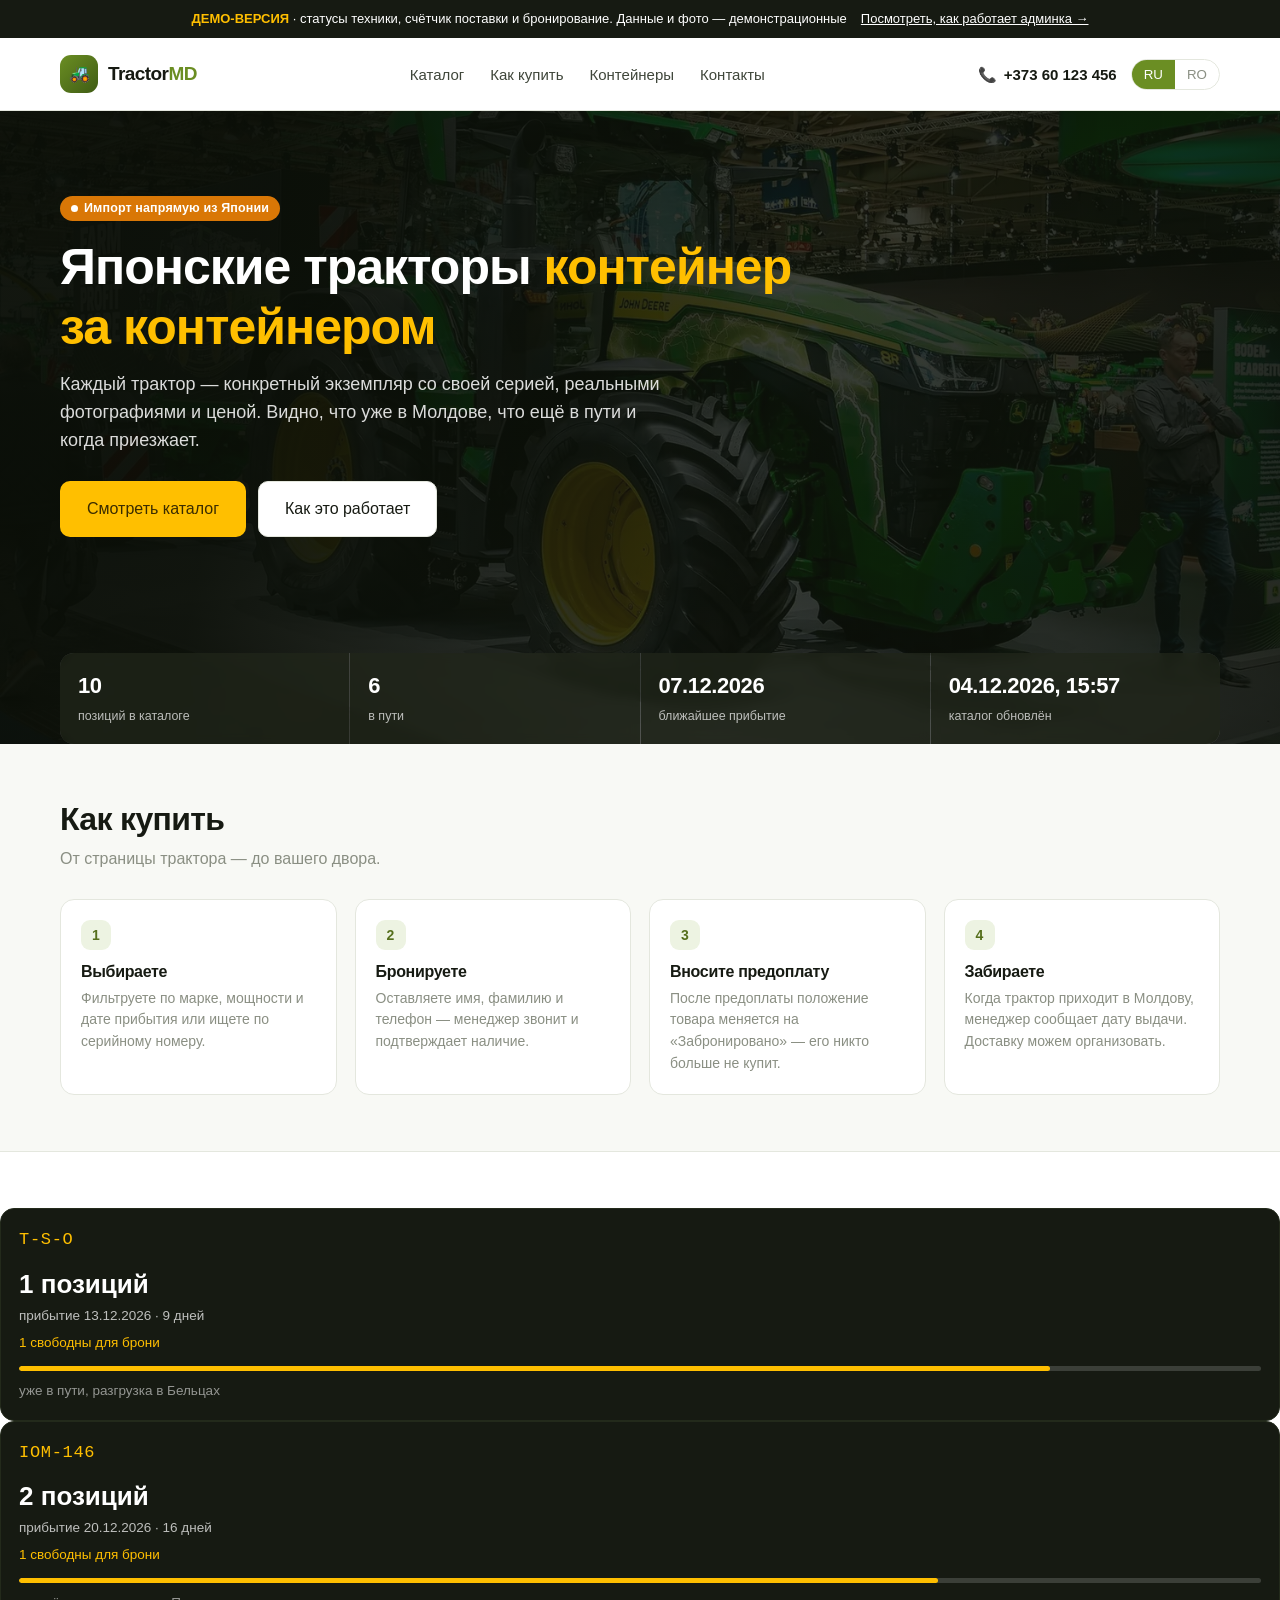
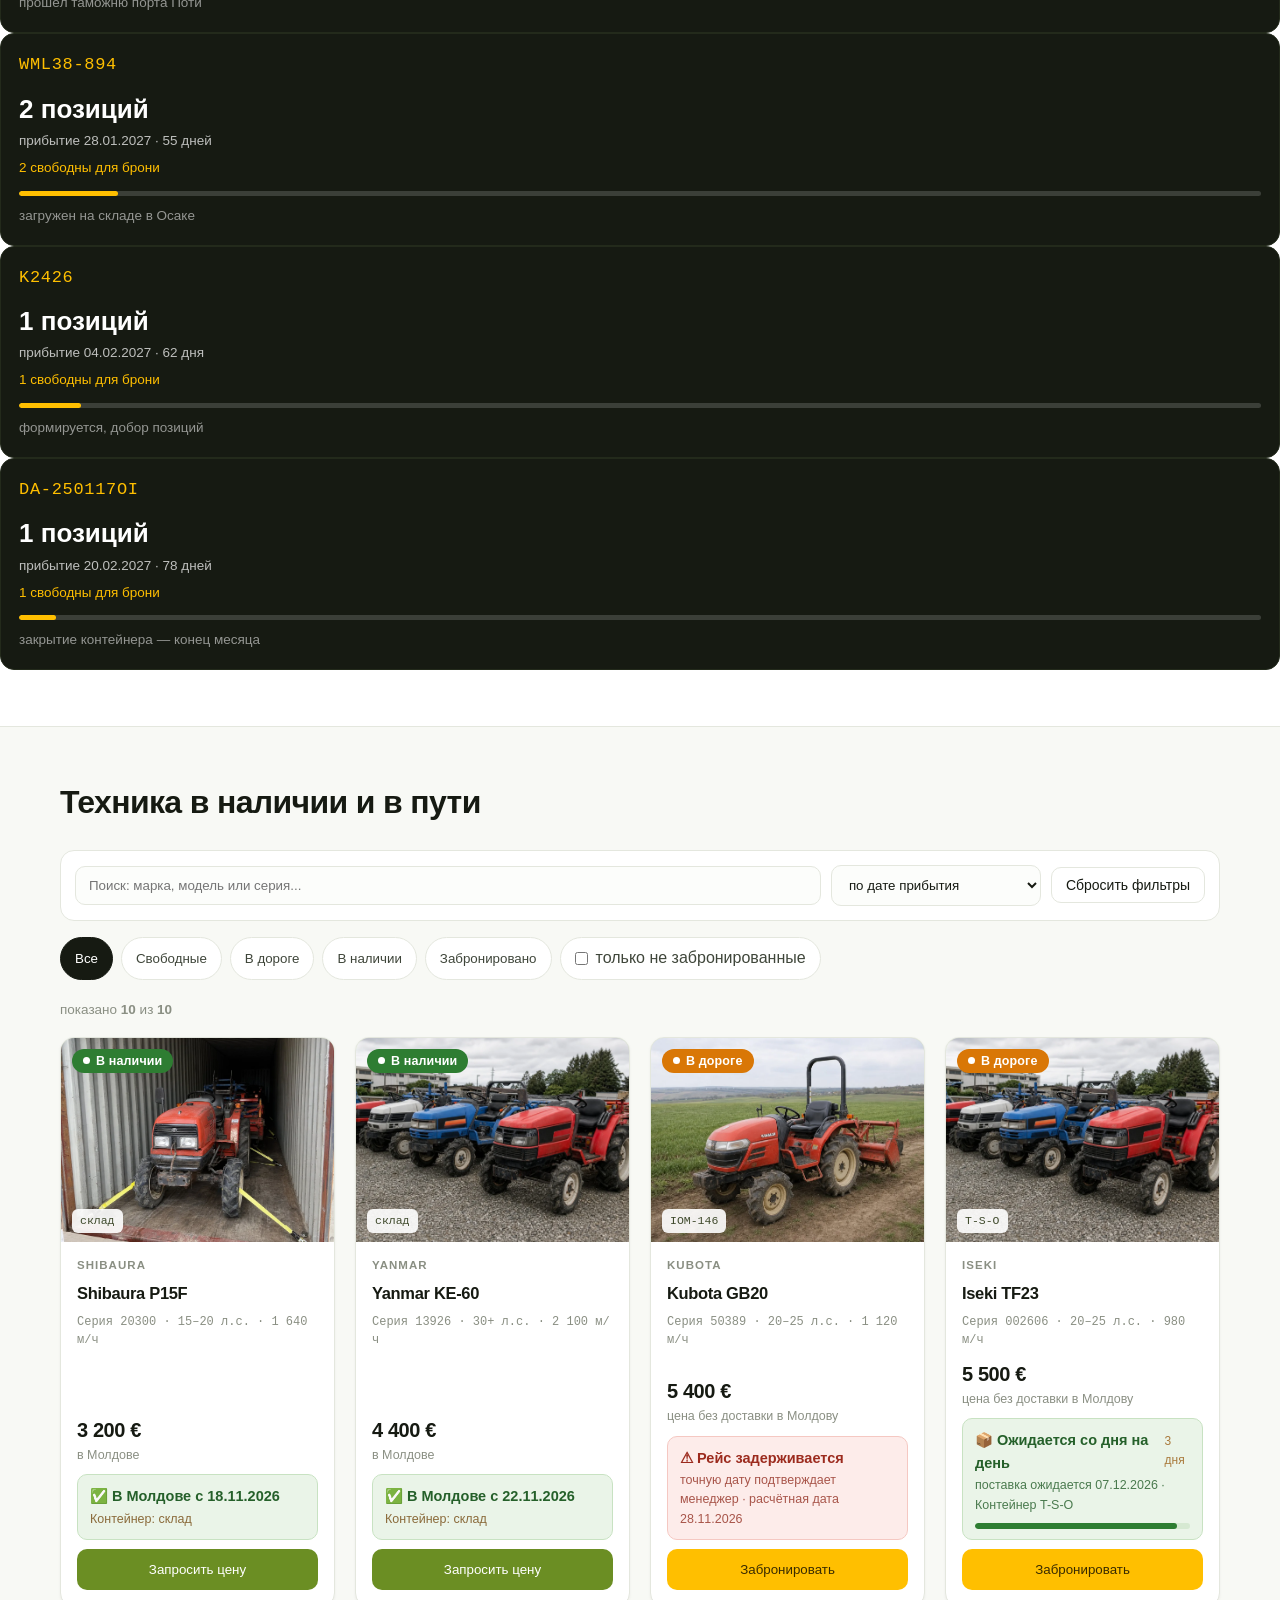
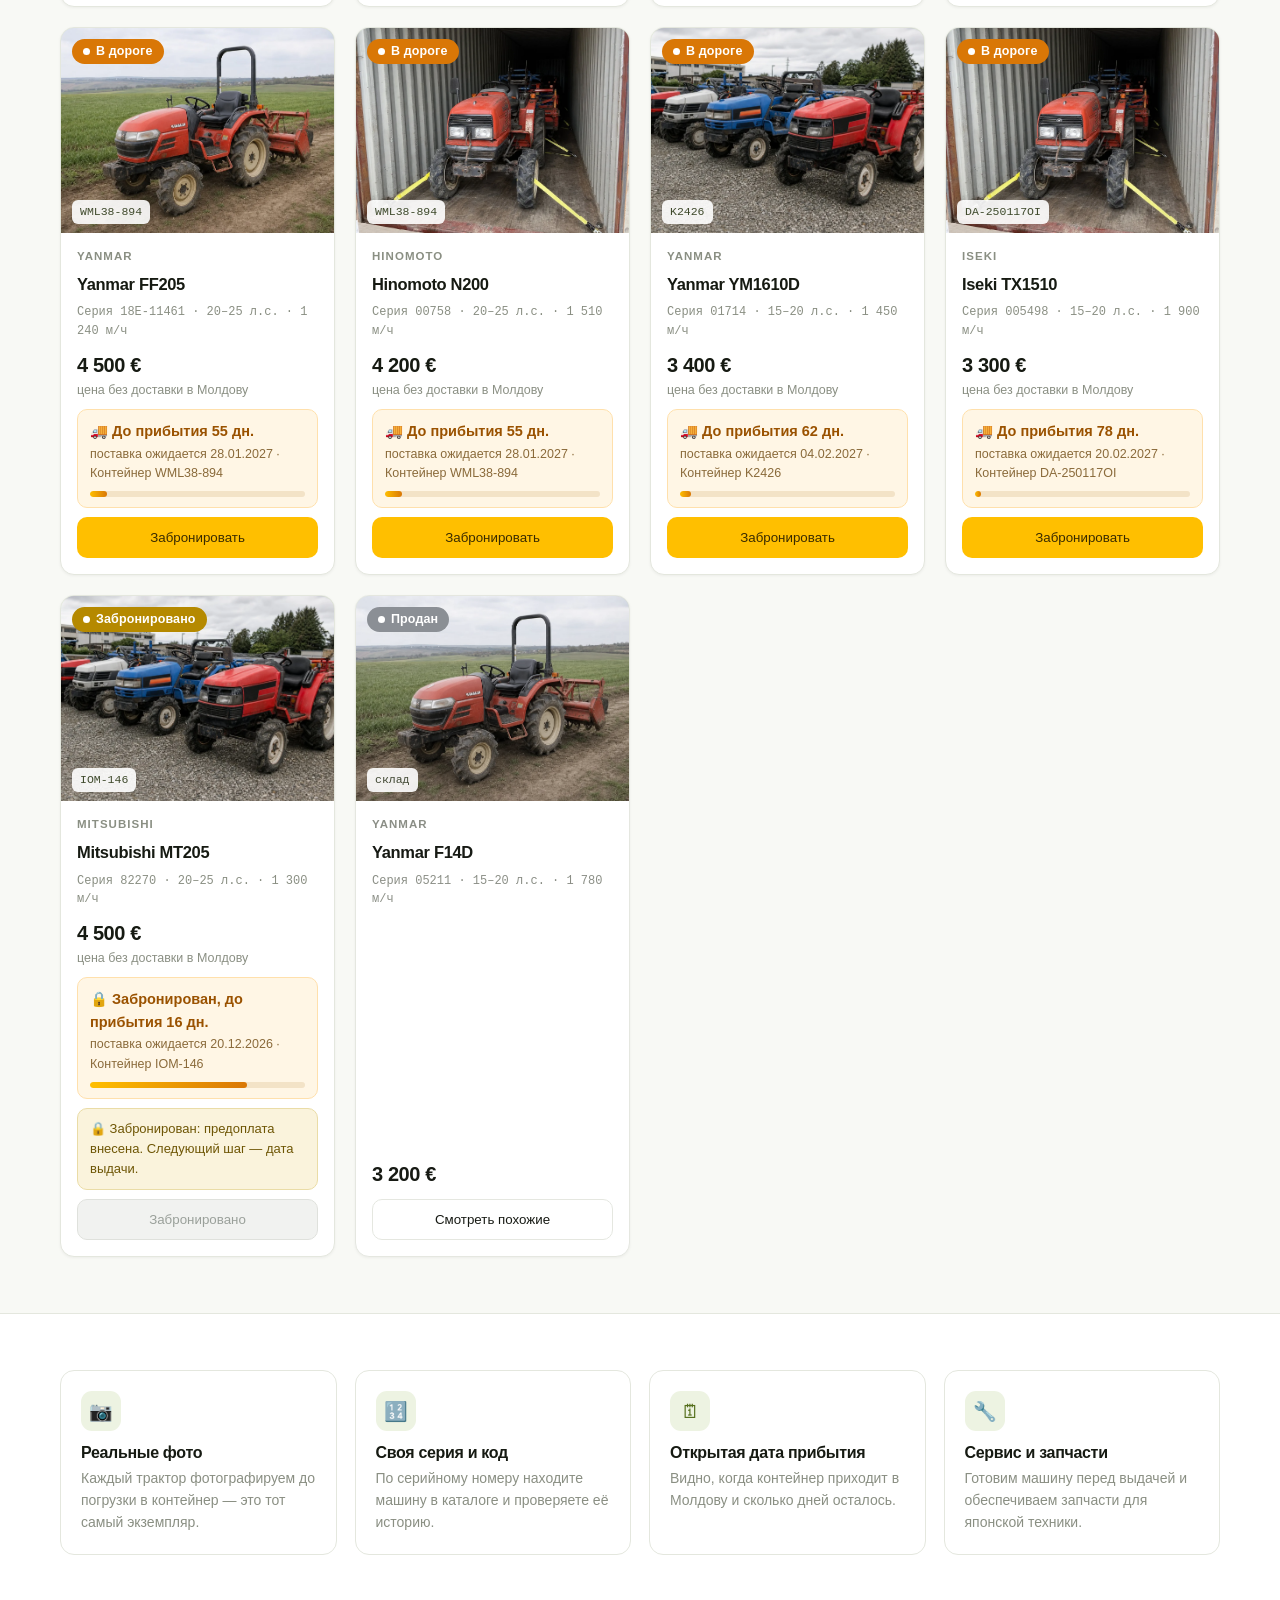
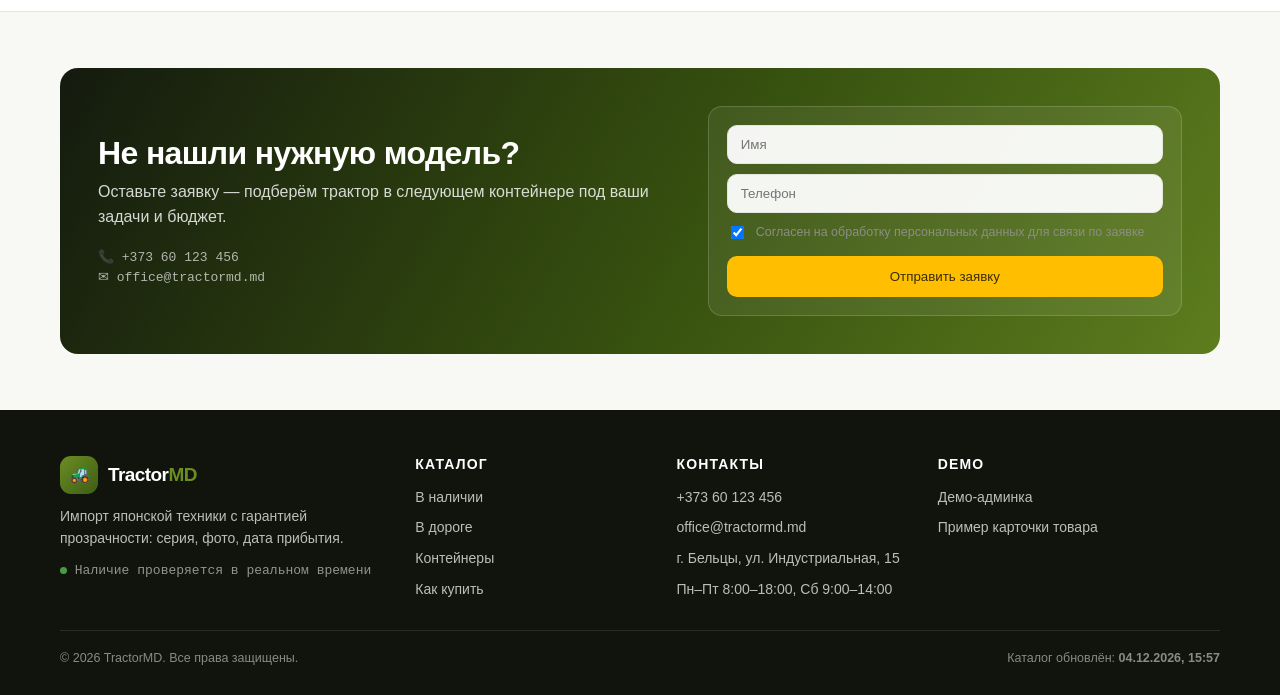
<file: index.html>
<!DOCTYPE html>
<html lang="ru">
<head>
<meta charset="UTF-8">
<meta name="viewport" content="width=device-width, initial-scale=1.0">
<title>TractorMD — японская техника в Молдове</title>
<meta name="description" content="Импорт японских тракторов в Молдову: реальные фото каждого экземпляра, серийные номера, дата прибытия контейнера и бронирование до поставки.">
<meta property="og:title" content="TractorMD — японские тракторы, контейнер за контейнером">
<meta property="og:description" content="Каждый трактор — конкретный экземпляр со своей серией, фото и датой прибытия в Молдову.">
<meta property="og:type" content="website">
<link rel="icon" href="public/favicon.svg" type="image/svg+xml">
<link rel="stylesheet" href="css/style.css">
</head>
<body>

<div class="demo-bar">
  <span><b>ДЕМО-ВЕРСИЯ</b> · статусы техники, счётчик поставки и бронирование. Данные и фото — демонстрационные</span>
  <a href="admin.html">Посмотреть, как работает админка →</a>
</div>

<!-- ================= HEADER ================= -->
<header class="header">
  <div class="container header-inner">
    <a href="index.html" class="logo">
      <span class="logo-mark">🚜</span>
      <span>Tractor<i>MD</i></span>
    </a>
    <nav class="nav">
      <a href="#catalog" data-i18n="nav.catalog">Каталог</a>
      <a href="#how" data-i18n="nav.how">Как купить</a>
      <a href="#containers" data-i18n="nav.containers">Контейнеры</a>
      <a href="#contacts" data-i18n="nav.contacts">Контакты</a>
    </nav>
    <div class="header-actions">
      <a class="phone-link" href="tel:+37360123456">📞 <span>+373 60 123 456</span></a>
      <div class="lang">
        <button data-lang="ru" class="active">RU</button>
        <button data-lang="ro">RO</button>
      </div>
      <button class="burger" aria-label="Меню">☰</button>
    </div>
  </div>
  <div class="mobile-nav">
    <a href="#catalog" data-i18n="nav.catalog">Каталог</a>
    <a href="#how" data-i18n="nav.how">Как купить</a>
    <a href="#containers" data-i18n="nav.containers">Контейнеры</a>
    <a href="#contacts" data-i18n="nav.contacts">Контакты</a>
    <a href="tel:+37360123456">📞 +373 60 123 456</a>
  </div>
</header>

<!-- ================= HERO ================= -->
<section class="hero">
  <div class="hero-bg"><img src="img/hero-field.webp" alt=""></div>
  <div class="container">
    <div class="hero-inner">
      <div class="badge b-transit" data-i18n="hero.kicker" style="margin-bottom:16px">Импорт напрямую из Японии</div>
      <h1 data-i18n="hero.title" data-i18n-html>Японские тракторы <em>контейнер за контейнером</em></h1>
      <p data-i18n="hero.text">Каждый трактор — конкретный экземпляр со своей серией, реальными фотографиями и ценой.</p>
      <div class="hero-actions">
        <a href="#catalog" class="btn btn-accent btn-lg" data-i18n="hero.btn.catalog">Смотреть каталог</a>
        <a href="#how" class="btn btn-ghost btn-lg" data-i18n="hero.btn.how">Как это работает</a>
      </div>
    </div>
    <div class="hero-stats">
      <div class="hero-stat"><b id="s-positions">—</b><span data-i18n="stats.positions">позиций в каталоге</span></div>
      <div class="hero-stat"><b id="s-transit">—</b><span data-i18n="stats.intransit">в пути</span></div>
      <div class="hero-stat"><b id="s-next">—</b><span data-i18n="stats.next">ближайшее прибытие</span></div>
      <div class="hero-stat"><b id="s-updated">—</b><span data-i18n="stats.updated">каталог обновлён</span></div>
    </div>
  </div>
</section>

<!-- ================= КАК КУПИТЬ ================= -->
<section class="section" id="how">
  <div class="container">
    <div class="section-head">
      <h2 data-i18n="how.title">Как купить</h2>
      <p data-i18n="how.subtitle">От страницы трактора — до вашего двора.</p>
    </div>
    <div class="steps">
      <div class="step fade-up"><div class="step-num">1</div><h3 data-i18n="how.1.t">Выбираете</h3><p data-i18n="how.1.d"></p></div>
      <div class="step fade-up"><div class="step-num">2</div><h3 data-i18n="how.2.t">Бронируете</h3><p data-i18n="how.2.d"></p></div>
      <div class="step fade-up"><div class="step-num">3</div><h3 data-i18n="how.3.t">Вносите предоплату</h3><p data-i18n="how.3.d"></p></div>
      <div class="step fade-up"><div class="step-num">4</div><h3 data-i18n="how.4.t">Забираете</h3><p data-i18n="how.4.d"></p></div>
    </div>
  </div>
</section>

<!-- ================= КОНТЕЙНЕРЫ ================= -->
<section class="section section-alt" id="containers">
  <div class="container">
    <div class="section-head">
      <h2 data-i18n="containers.title">Контейнеры в пути</h2>
      <p data-i18n="containers.sub">Нажмите на контейнер, чтобы посмотреть, что в нём едет.</p>
    </div>
    <div class="containers" id="containers"></div>
  </div>
</section>

<!-- ================= КАТАЛОГ ================= -->
<section class="section" id="catalog">
  <span id="catalog-anchor" style="display:block;position:relative;top:-90px"></span>
  <div class="container">
    <div class="section-head">
      <h2 data-i18n="catalog.title">Техника в наличии и в пути</h2>
    </div>

    <div class="toolbar">
      <div class="grow">
        <input class="field-input" id="q" type="search" data-i18n-ph="catalog.search" placeholder="Поиск: марка, модель или серия...">
      </div>
      <select class="field-select" id="sort" style="width:210px">
        <option value="arrival" data-i18n="catalog.sort.arrival">по дате прибытия</option>
        <option value="priceAsc" data-i18n="catalog.sort.priceAsc">цена: от дешёвых</option>
        <option value="priceDesc" data-i18n="catalog.sort.priceDesc">цена: от дорогих</option>
        <option value="power" data-i18n="catalog.sort.power">по мощности</option>
      </select>
      <button class="btn btn-ghost btn-sm" id="reset-filters" data-i18n="catalog.rules">Сбросить фильтры</button>
    </div>

    <div class="chips" id="status-chips">
      <button class="chip active" data-status="all" data-i18n="catalog.all">Все</button>
      <button class="chip" data-status="free" data-i18n="catalog.fresh">Свободные</button>
      <button class="chip" data-status="transit" data-i18n="st.transit">В дороге</button>
      <button class="chip" data-status="stock" data-i18n="st.stock">В наличии</button>
      <button class="chip" data-status="reserved" data-i18n="st.reserved">Забронировано</button>
      <label class="chip" style="display:flex;align-items:center;gap:8px;cursor:pointer">
        <input type="checkbox" id="free-only" style="margin:0">
        <span data-i18n="catalog.freeOnly">только не забронированные</span>
      </label>
    </div>

    <div class="toolbar-note">
      <span><span data-i18n="catalog.shown">показано</span> <b id="cnt-shown">—</b> <span data-i18n="catalog.of">из</span> <b id="cnt-total">—</b></span>
      <span id="cont-note"></span>
    </div>

    <div class="grid" id="grid"></div>
  </div>
</section>

<!-- ================= ПРЕИМУЩЕСТВА ================= -->
<section class="section section-alt">
  <div class="container">
    <div class="adv">
      <div class="adv-item fade-up"><div class="ico">📷</div><h3 data-i18n="adv.1.t">Реальные фото</h3><p data-i18n="adv.1.d"></p></div>
      <div class="adv-item fade-up"><div class="ico">🔢</div><h3 data-i18n="adv.2.t">Своя серия и код</h3><p data-i18n="adv.2.d"></p></div>
      <div class="adv-item fade-up"><div class="ico">🗓</div><h3 data-i18n="adv.3.t">Открытая дата прибытия</h3><p data-i18n="adv.3.d"></p></div>
      <div class="adv-item fade-up"><div class="ico">🔧</div><h3 data-i18n="adv.4.t">Сервис и запчасти</h3><p data-i18n="adv.4.d"></p></div>
    </div>
  </div>
</section>

<!-- ================= CTA ================= -->
<section class="section" id="contacts">
  <div class="container">
    <div class="cta">
      <div>
        <h2 data-i18n="cta.title">Не нашли нужную модель?</h2>
        <p data-i18n="cta.text">Оставьте заявку — подберём трактор в следующем контейнере под ваши задачи и бюджет.</p>
        <p class="mono" style="margin-top:18px;opacity:.8">
          📞 <a href="tel:+37360123456">+373 60 123 456</a><br>
          ✉ <a href="mailto:office@tractormd.md">office@tractormd.md</a>
        </p>
      </div>
      <form class="cta-form" id="lead-form">
        <div class="form-row">
          <input class="field-input" name="name" data-i18n-ph="form.name" placeholder="Имя" required>
          <input class="field-input" name="phone" type="tel" data-i18n-ph="form.phone" placeholder="Телефон" required>
        </div>
        <label class="consent"><input type="checkbox" required checked> <span data-i18n="form.consent"></span></label>
        <button class="btn btn-accent btn-wide" data-i18n="cta.submit">Отправить заявку</button>
        <p class="hint" id="lead-ok" style="display:none;color:#dff0d8;margin:10px 0 0"></p>
      </form>
    </div>
  </div>
</section>

<!-- ================= FOOTER ================= -->
<footer class="footer">
  <div class="container">
    <div class="footer-grid">
      <div>
        <div class="logo" style="color:#fff;margin-bottom:12px"><span class="logo-mark">🚜</span><span>Tractor<i>MD</i></span></div>
        <p data-i18n="footer.tag"></p>
        <p class="mono" style="opacity:.75"><span class="live-dot"></span> <span data-i18n="footer.live">Наличие проверяется в реальном времени</span></p>
      </div>
      <div>
        <h4 data-i18n="nav.catalog">Каталог</h4>
        <ul>
          <li><a href="#catalog" data-i18n="st.stock">В наличии</a></li>
          <li><a href="#catalog" data-i18n="st.transit">В дороге</a></li>
          <li><a href="#containers" data-i18n="nav.containers">Контейнеры</a></li>
          <li><a href="#how" data-i18n="nav.how">Как купить</a></li>
        </ul>
      </div>
      <div>
        <h4 data-i18n="nav.contacts">Контакты</h4>
        <ul>
          <li><a href="tel:+37360123456">+373 60 123 456</a></li>
          <li><a href="mailto:office@tractormd.md">office@tractormd.md</a></li>
          <li data-i18n="footer.address">г. Бельцы, ул. Индустриальная, 15</li>
          <li data-i18n="footer.work">Пн–Пт 8:00–18:00, Сб 9:00–14:00</li>
        </ul>
      </div>
      <div>
        <h4>Demo</h4>
        <ul>
          <li><a href="admin.html" data-i18n="footer.demo.admin">Демо-админка</a></li>
          <li><a href="product.html?id=yanmar-ff205">Пример карточки товара</a></li>
        </ul>
      </div>
    </div>
    <div class="footer-bottom">
      <span>© 2026 TractorMD. <span data-i18n="footer.rights">Все права защищены.</span></span>
      <span><span data-i18n="footer.updated">Каталог обновлён</span>: <b id="footer-updated">—</b></span>
    </div>
  </div>
</footer>

<!-- ================= МОДАЛКА БРОНИ ================= -->
<div class="overlay" id="overlay">
  <div class="modal">
    <h2 data-i18n="form.book.title">Забронировать</h2>
    <p class="modal-sub" id="modal-sub"></p>
    <form id="book-form" class="form-grid">
      <div class="row2">
        <div><label class="lbl" data-i18n="form.name">Имя</label><input class="field-input" required placeholder="Иван"></div>
        <div><label class="lbl" data-i18n="form.surname">Фамилия</label><input class="field-input" required placeholder="Петров"></div>
      </div>
      <div><label class="lbl" data-i18n="form.phone">Телефон</label><input class="field-input" type="tel" required placeholder="+373 ___ ___ ___"></div>
      <div><label class="lbl" data-i18n="form.comment">Комментарий</label>
        <textarea class="field-input" rows="2" id="modal-comment" placeholder="—"></textarea></div>
      <label class="consent"><input type="checkbox" required checked> <span data-i18n="form.consent"></span></label>
      <button class="btn btn-accent btn-wide" type="submit" data-i18n="form.book.title">Забронировать</button>
      <button class="btn btn-ghost btn-wide" type="button" id="modal-cancel" data-i18n="form.cancel">Отмена</button>
      <p class="hint center" data-i18n="form.book.note"></p>
    </form>
    <div id="modal-done" style="display:none">
      <div class="modal-note">
        <b data-i18n="form.ok.title">Заявка принята!</b><br>
        <span data-i18n="form.ok.text"></span>
      </div>
      <button class="btn btn-ghost btn-wide" id="modal-close" style="margin-top:14px" data-i18n="form.close">Закрыть</button>
    </div>
  </div>
</div>

<script src="js/data.js"></script>
<script src="js/main.js"></script>
</body>
</html>
</file>
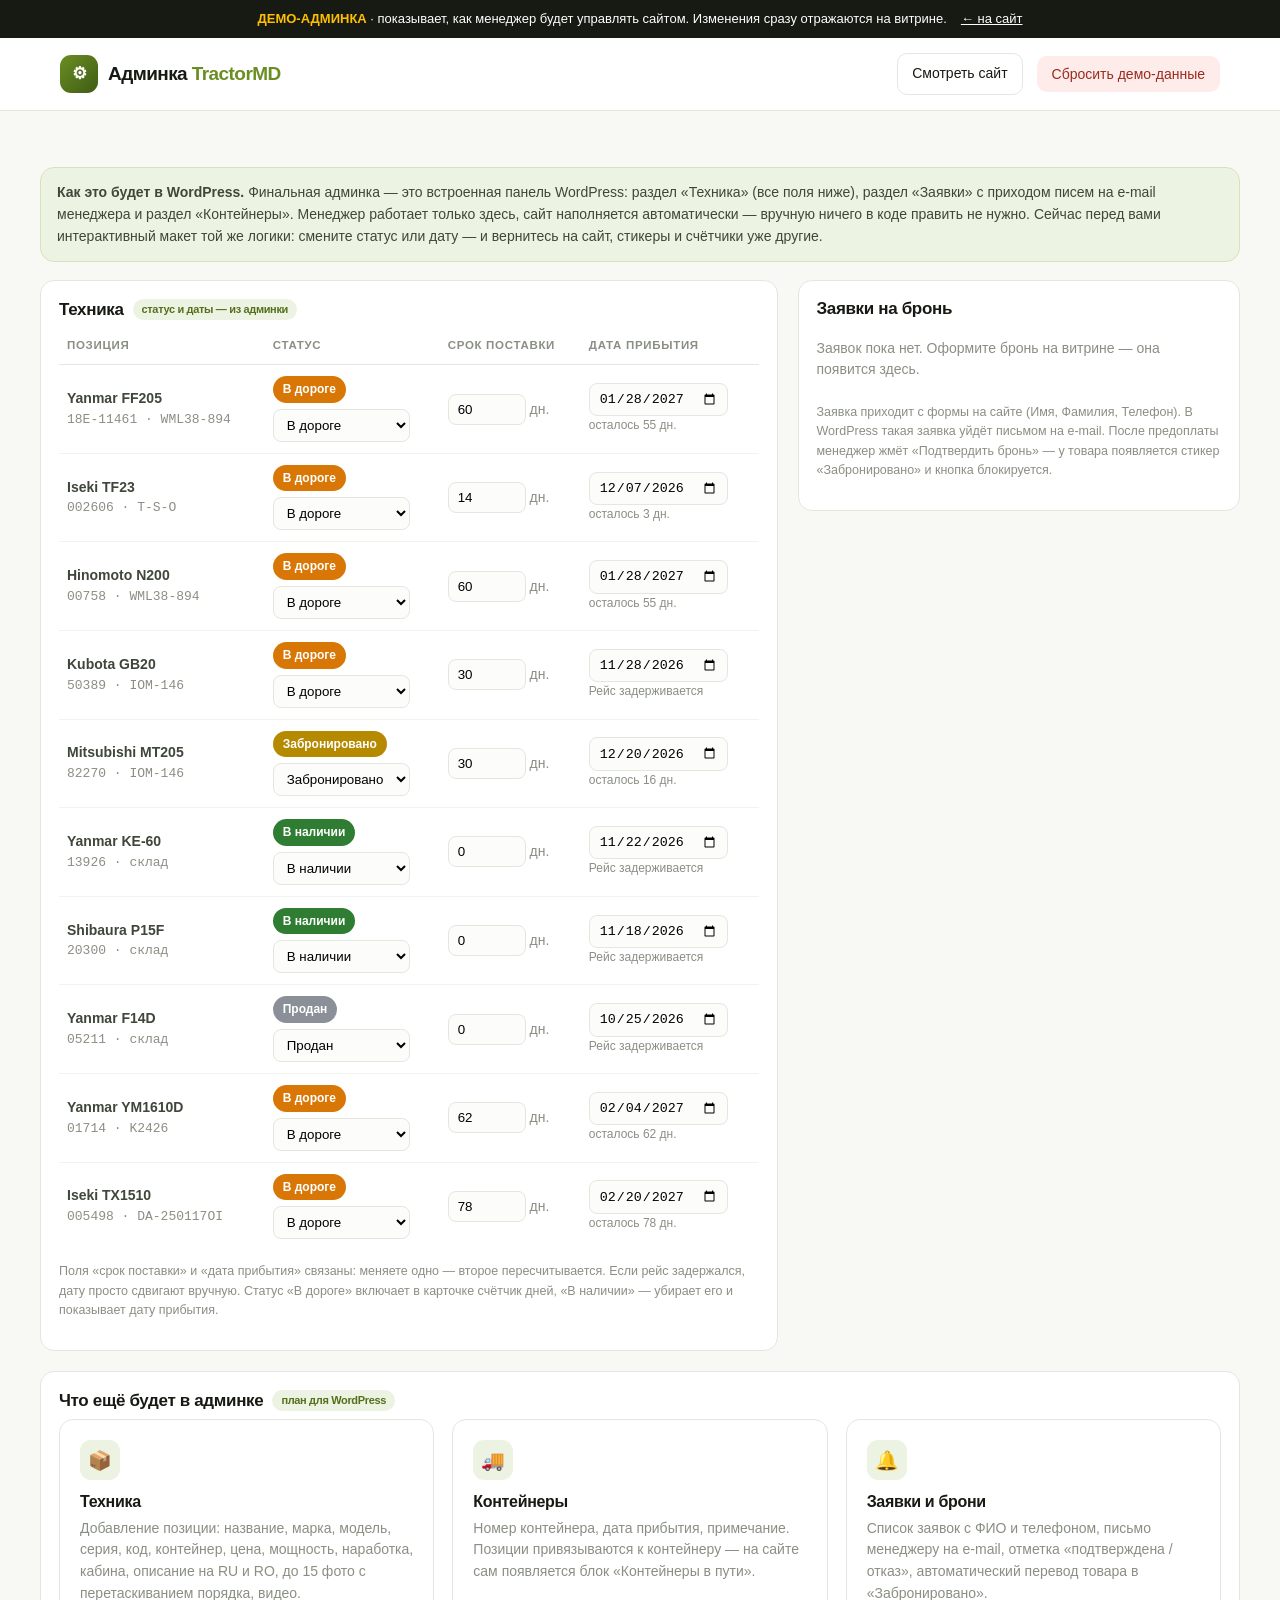
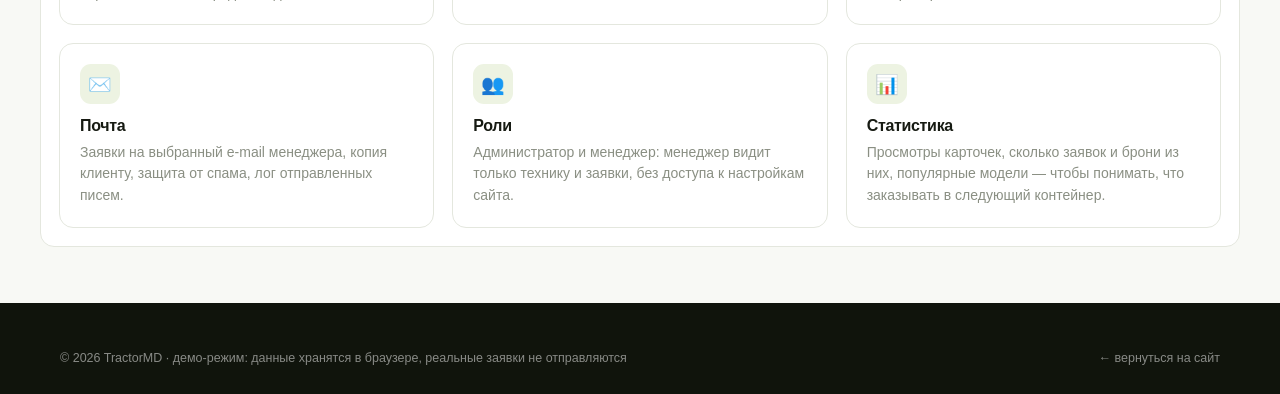
<file: admin.html>
<!DOCTYPE html>
<html lang="ru">
<head>
<meta charset="UTF-8">
<meta name="viewport" content="width=device-width, initial-scale=1.0">
<title>Демо-админка — TractorMD</title>
<meta name="robots" content="noindex">
<link rel="icon" href="public/favicon.svg" type="image/svg+xml">
<link rel="stylesheet" href="css/style.css">
</head>
<body>

<div class="demo-bar">
  <span><b>ДЕМО-АДМИНКА</b> · показывает, как менеджер будет управлять сайтом. Изменения сразу отражаются на витрине.</span>
  <a href="index.html">← на сайт</a>
</div>

<header class="header">
  <div class="container header-inner">
    <a href="admin.html" class="logo"><span class="logo-mark">⚙</span><span>Админка <i>TractorMD</i></span></a>
    <div class="header-actions">
      <a class="btn btn-ghost btn-sm" href="index.html">Смотреть сайт</a>
      <button class="btn btn-sm" style="background:#FDECEA;color:#9C2B1E" data-reset>Сбросить демо-данные</button>
    </div>
  </div>
</header>

<main class="container section">
  <div class="note-banner">
    <b>Как это будет в WordPress.</b> Финальная админка — это встроенная панель WordPress:
    раздел «Техника» (все поля ниже), раздел «Заявки» с приходом писем на e-mail менеджера и раздел «Контейнеры».
    Менеджер работает только здесь, сайт наполняется автоматически — вручную ничего в коде править не нужно.
    Сейчас перед вами интерактивный макет той же логики: смените статус или дату — и вернитесь на сайт, стикеры и счётчики уже другие.
  </div>

  <div class="admin-wrap">
    <div class="panel">
      <h2>Техника <span class="tag">статус и даты — из админки</span></h2>
      <table class="admin">
        <thead><tr><th>Позиция</th><th>Статус</th><th>Срок поставки</th><th>Дата прибытия</th></tr></thead>
        <tbody id="admin-rows"></tbody>
      </table>
      <p class="hint" style="margin-top:12px">
        Поля «срок поставки» и «дата прибытия» связаны: меняете одно — второе пересчитывается.
        Если рейс задержался, дату просто сдвигают вручную. Статус «В дороге» включает в карточке счётчик дней,
        «В наличии» — убирает его и показывает дату прибытия.
      </p>
    </div>

    <div class="panel">
      <h2>Заявки на бронь</h2>
      <div id="queue"></div>
      <p class="hint" style="margin-top:12px">
        Заявка приходит с формы на сайте (Имя, Фамилия, Телефон). В WordPress такая заявка уйдёт письмом на e-mail.
        После предоплаты менеджер жмёт «Подтвердить бронь» — у товара появляется стикер «Забронировано» и кнопка блокируется.
      </p>
    </div>
  </div>

  <div class="panel" style="margin-top:20px">
    <h2>Что ещё будет в админке <span class="tag">план для WordPress</span></h2>
    <div class="adv" style="grid-template-columns:repeat(3,1fr);margin-top:6px">
      <div class="adv-item"><div class="ico">📦</div><h3>Техника</h3><p>Добавление позиции: название, марка, модель, серия, код, контейнер, цена, мощность, наработка, кабина, описание на RU и RO, до 15 фото с перетаскиванием порядка, видео.</p></div>
      <div class="adv-item"><div class="ico">🚚</div><h3>Контейнеры</h3><p>Номер контейнера, дата прибытия, примечание. Позиции привязываются к контейнеру — на сайте сам появляется блок «Контейнеры в пути».</p></div>
      <div class="adv-item"><div class="ico">🔔</div><h3>Заявки и брони</h3><p>Список заявок с ФИО и телефоном, письмо менеджеру на e-mail, отметка «подтверждена / отказ», автоматический перевод товара в «Забронировано».</p></div>
      <div class="adv-item"><div class="ico">✉️</div><h3>Почта</h3><p>Заявки на выбранный e-mail менеджера, копия клиенту, защита от спама, лог отправленных писем.</p></div>
      <div class="adv-item"><div class="ico">👥</div><h3>Роли</h3><p>Администратор и менеджер: менеджер видит только технику и заявки, без доступа к настройкам сайта.</p></div>
      <div class="adv-item"><div class="ico">📊</div><h3>Статистика</h3><p>Просмотры карточек, сколько заявок и брони из них, популярные модели — чтобы понимать, что заказывать в следующий контейнер.</p></div>
    </div>
  </div>
</main>

<footer class="footer">
  <div class="container">
    <div class="footer-bottom" style="border:none;margin:0;padding:0">
      <span>© 2026 TractorMD · демо-режим: данные хранятся в браузере, реальные заявки не отправляются</span>
      <span><a href="index.html">← вернуться на сайт</a></span>
    </div>
  </div>
</footer>

<script src="js/data.js"></script>
<script src="js/main.js"></script>
</body>
</html>
</file>
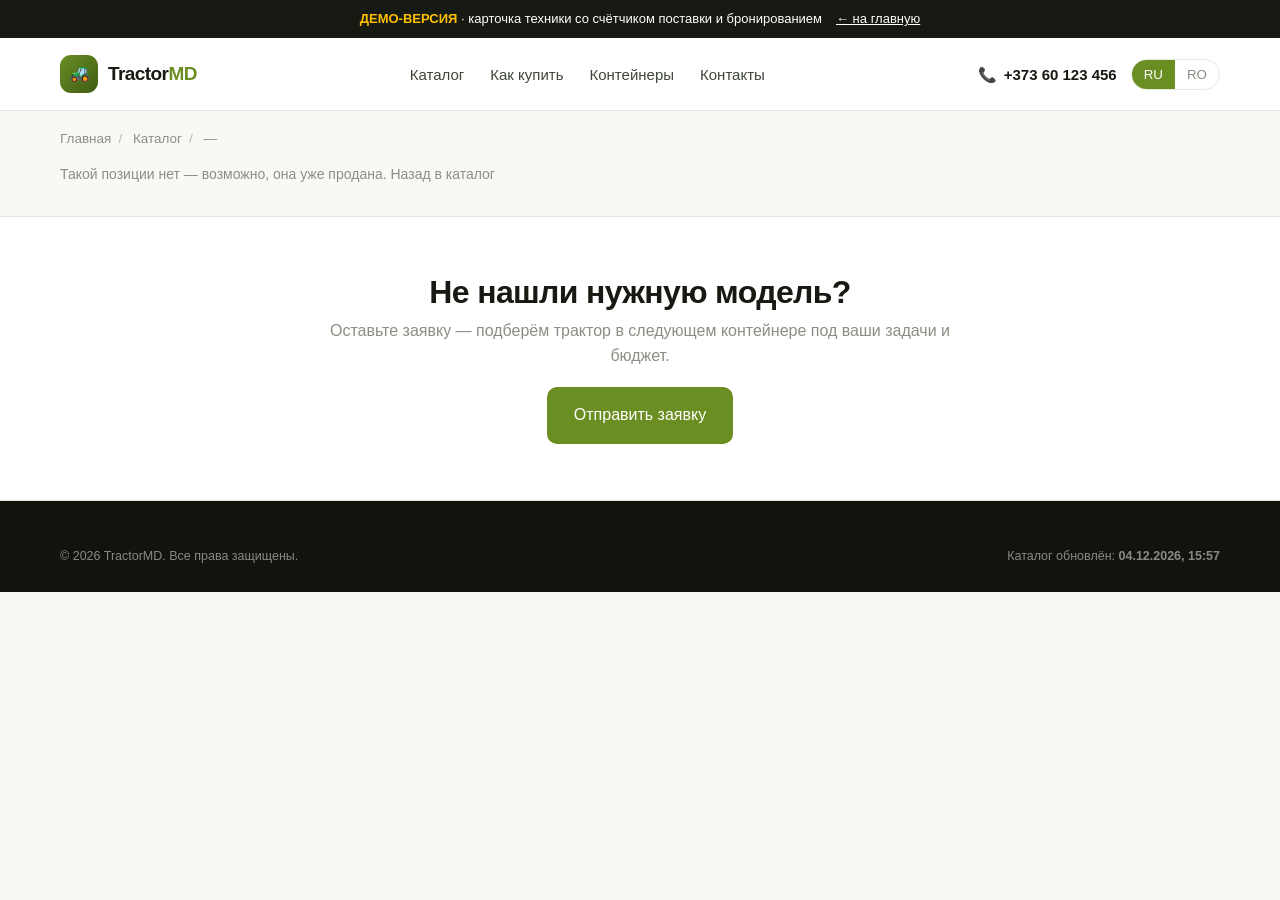
<file: product.html>
<!DOCTYPE html>
<html lang="ru">
<head>
<meta charset="UTF-8">
<meta name="viewport" content="width=device-width, initial-scale=1.0">
<title>Карточка техники — TractorMD</title>
<meta name="description" content="Характеристики, реальные фото, серийный номер, дата прибытия и бронирование трактора до поставки в Молдову.">
<link rel="icon" href="public/favicon.svg" type="image/svg+xml">
<link rel="stylesheet" href="css/style.css">
</head>
<body>

<div class="demo-bar">
  <span><b>ДЕМО-ВЕРСИЯ</b> · карточка техники со счётчиком поставки и бронированием</span>
  <a href="index.html">← на главную</a>
</div>

<header class="header">
  <div class="container header-inner">
    <a href="index.html" class="logo"><span class="logo-mark">🚜</span><span>Tractor<i>MD</i></span></a>
    <nav class="nav">
      <a href="index.html#catalog" data-i18n="nav.catalog">Каталог</a>
      <a href="index.html#how" data-i18n="nav.how">Как купить</a>
      <a href="index.html#containers" data-i18n="nav.containers">Контейнеры</a>
      <a href="index.html#contacts" data-i18n="nav.contacts">Контакты</a>
    </nav>
    <div class="header-actions">
      <a class="phone-link" href="tel:+37360123456">📞 <span>+373 60 123 456</span></a>
      <div class="lang">
        <button data-lang="ru" class="active">RU</button>
        <button data-lang="ro">RO</button>
      </div>
    </div>
  </div>
</header>

<div class="container">
  <div class="breadcrumbs">
    <a href="index.html" data-i18n="bc.home">Главная</a><span class="sep">/</span>
    <a href="index.html#catalog" data-i18n="nav.catalog">Каталог</a><span class="sep">/</span>
    <span id="bc-current">—</span>
  </div>
</div>

<main class="container" style="padding-bottom:20px">
  <div id="product"></div>
</main>

<section class="section section-alt">
  <div class="container center">
    <h2 data-i18n="cta.title">Не нашли нужную модель?</h2>
    <p class="muted" data-i18n="cta.text" style="max-width:620px;margin:0 auto 18px"></p>
    <a class="btn btn-primary btn-lg" href="index.html#contacts" data-i18n="cta.submit">Отправить заявку</a>
  </div>
</section>

<footer class="footer">
  <div class="container">
    <div class="footer-bottom" style="border:none;margin:0;padding:0">
      <span>© 2026 TractorMD. <span data-i18n="footer.rights">Все права защищены.</span></span>
      <span><span data-i18n="footer.updated">Каталог обновлён</span>: <b id="footer-updated">—</b></span>
    </div>
  </div>
</footer>

<div class="overlay" id="overlay">
  <div class="modal">
    <h2 data-i18n="form.book.title">Забронировать</h2>
    <p class="modal-sub" id="modal-sub"></p>
    <form id="book-form" class="form-grid">
      <div class="row2">
        <div><label class="lbl" data-i18n="form.name">Имя</label><input class="field-input" required placeholder="Иван"></div>
        <div><label class="lbl" data-i18n="form.surname">Фамилия</label><input class="field-input" required placeholder="Петров"></div>
      </div>
      <div><label class="lbl" data-i18n="form.phone">Телефон</label><input class="field-input" type="tel" required placeholder="+373 ___ ___ ___"></div>
      <div><label class="lbl" data-i18n="form.comment">Комментарий</label>
        <textarea class="field-input" rows="2" id="modal-comment"></textarea></div>
      <label class="consent"><input type="checkbox" required checked> <span data-i18n="form.consent"></span></label>
      <button class="btn btn-accent btn-wide" type="submit" data-i18n="form.book.title">Забронировать</button>
      <button class="btn btn-ghost btn-wide" type="button" id="modal-cancel" data-i18n="form.cancel">Отмена</button>
      <p class="hint center" data-i18n="form.book.note"></p>
    </form>
    <div id="modal-done" style="display:none">
      <div class="modal-note"><b data-i18n="form.ok.title"></b><br><span data-i18n="form.ok.text"></span></div>
      <button class="btn btn-ghost btn-wide" id="modal-close" style="margin-top:14px" data-i18n="form.close">Закрыть</button>
    </div>
  </div>
</div>

<script src="js/data.js"></script>
<script src="js/main.js"></script>
</body>
</html>
</file>
<file: css/style.css>
/* ============================================================
   TractorMD — новая витрина (Молдова). Дизайн-система
   ============================================================ */
:root{
  --primary:#6B8E23; --primary-dark:#556F1C; --primary-light:#EDF3E2;
  --accent:#FFBF00; --accent-dark:#E0A800;
  --dark:#161A12; --text:#3F463A; --muted:#8A8F83;
  --border:#E4E7DE; --bg:#F8F9F5; --white:#fff;

  --green:#2E7D32; --green-bg:#EAF4E8; --green-bd:#C8E2C2;
  --orange:#D97706; --orange-bg:#FFF6E5; --orange-bd:#FFE0AC;
  --amber:#B58900; --amber-bg:#FAF3DC; --amber-bd:#EADCA6;
  --gray:#8A8F98; --gray-bg:#F1F2F0; --gray-bd:#DFE1DC;

  --shadow-sm:0 1px 3px rgba(0,0,0,.05);
  --shadow:0 4px 16px rgba(0,0,0,.07);
  --shadow-lg:0 14px 40px rgba(0,0,0,.14);
  --radius:14px; --radius-sm:10px; --radius-full:999px;
  --t:.2s cubic-bezier(.4,0,.2,1);
}
*{box-sizing:border-box}
html{scroll-behavior:smooth}
body{
  margin:0;background:var(--bg);color:var(--text);font-size:16px;line-height:1.55;
  font-family:"Inter",-apple-system,BlinkMacSystemFont,"Segoe UI",Roboto,"Helvetica Neue",Arial,sans-serif;
  -webkit-font-smoothing:antialiased;
}
h1,h2,h3,h4{margin:0 0 8px;color:var(--dark);font-weight:700;letter-spacing:-.02em;line-height:1.2}
h1{font-size:clamp(28px,4.2vw,50px)}
h2{font-size:clamp(21px,2.6vw,32px)}
h3{font-size:17px}
p{margin:0 0 12px}
a{color:inherit;text-decoration:none}
img{max-width:100%;display:block}
.mono{font-family:ui-monospace,SFMono-Regular,Menlo,Consolas,monospace;font-size:13px}
.container{max-width:1200px;margin:0 auto;padding:0 20px}
.section{padding:56px 0}
.section-head{max-width:680px;margin-bottom:28px}
.section-head p{color:var(--muted);margin:0}
.section-alt{background:var(--white);border-top:1px solid var(--border);border-bottom:1px solid var(--border)}
.muted{color:var(--muted)}
.center{text-align:center}

/* ---------- Кнопки ---------- */
.btn{
  display:inline-flex;align-items:center;justify-content:center;gap:8px;
  border:1px solid transparent;border-radius:var(--radius-sm);padding:12px 20px;
  font:600 15px/1 inherit;cursor:pointer;transition:var(--t);white-space:nowrap;
}
.btn-primary{background:var(--primary);color:#fff}
.btn-primary:hover{background:var(--primary-dark);transform:translateY(-1px);box-shadow:var(--shadow)}
.btn-accent{background:var(--accent);color:#3a2c00}
.btn-accent:hover{background:var(--accent-dark)}
.btn-ghost{background:var(--white);color:var(--dark);border-color:var(--border)}
.btn-ghost:hover{border-color:#c9cdc0;background:#fcfdfb}
.btn-dark{background:var(--dark);color:#fff}
.btn-dark:hover{background:#000}
.btn-sm{padding:9px 14px;font-size:14px}
.btn-lg{padding:15px 26px;font-size:16px}
.btn-wide{width:100%}
.btn[disabled]{background:var(--gray-bg);color:#9aa09a;border-color:var(--gray-bd);cursor:not-allowed;transform:none;box-shadow:none}

/* ---------- Бейджи статуса ---------- */
.badge{
  display:inline-flex;align-items:center;gap:6px;padding:6px 11px;border-radius:var(--radius-full);
  font-size:12.5px;font-weight:700;letter-spacing:.01em;line-height:1;
}
.badge::before{content:"";width:7px;height:7px;border-radius:50%;background:currentColor}
.b-stock{background:var(--green);color:#fff}
.b-transit{background:var(--orange);color:#fff}
.b-transit::before{background:#fff;animation:pulse 1.8s infinite}
.b-reserved{background:var(--amber);color:#fff}
.b-sold{background:var(--gray);color:#fff}
@keyframes pulse{0%,100%{opacity:1}50%{opacity:.35}}

/* ---------- Шапка ---------- */
.header{position:sticky;top:0;z-index:40;background:rgba(255,255,255,.92);backdrop-filter:blur(10px);border-bottom:1px solid var(--border)}
.header-inner{display:flex;align-items:center;justify-content:space-between;gap:20px;min-height:72px}
.logo{display:flex;align-items:center;gap:10px;font-weight:800;font-size:19px;color:var(--dark);letter-spacing:-.03em}
.logo-mark{width:38px;height:38px;border-radius:11px;background:linear-gradient(135deg,var(--primary),#3f5c14);
  display:grid;place-items:center;color:#fff;font-size:17px}
.logo span i{font-style:normal;color:var(--primary)}
.nav{display:flex;gap:26px;font-size:15px;font-weight:500}
.nav a:hover{color:var(--primary)}
.header-actions{display:flex;align-items:center;gap:14px}
.phone-link{display:flex;align-items:center;gap:7px;font-weight:700;color:var(--dark);font-size:15px}
.phone-link:hover{color:var(--primary)}
.lang{display:flex;border:1px solid var(--border);border-radius:var(--radius-full);overflow:hidden}
.lang button{border:none;background:transparent;padding:7px 12px;font:600 12.5px inherit;color:var(--muted);cursor:pointer}
.lang button.active{background:var(--primary);color:#fff}
.burger{display:none;border:1px solid var(--border);background:#fff;border-radius:10px;padding:9px;cursor:pointer}
.mobile-nav{display:none;border-top:1px solid var(--border);padding:10px 0 16px}
.mobile-nav.open{display:block}
.mobile-nav a{display:block;padding:11px 20px;font-weight:600}

/* ---------- Hero ---------- */
.hero{position:relative;overflow:hidden;background:var(--dark);color:#fff}
.hero-bg{position:absolute;inset:0}
.hero-bg img{width:100%;height:100%;object-fit:cover;opacity:.42}
.hero-bg::after{content:"";position:absolute;inset:0;background:linear-gradient(100deg,rgba(10,14,7,.92) 20%,rgba(10,14,7,.55) 60%,rgba(10,14,7,.75))}
.hero-inner{position:relative;padding:84px 0 72px;max-width:760px}
.hero h1{color:#fff;margin-bottom:14px}
.hero h1 em{font-style:normal;color:var(--accent)}
.hero p{font-size:18px;color:rgba(255,255,255,.85);max-width:620px}
.hero-actions{display:flex;gap:12px;flex-wrap:wrap;margin-top:26px}
.hero-stats{position:relative;display:grid;grid-template-columns:repeat(4,1fr);gap:1px;background:rgba(255,255,255,.16);
  border-radius:var(--radius);overflow:hidden;margin-top:44px}
.hero-stat{background:rgba(18,24,12,.72);padding:16px 18px;backdrop-filter:blur(4px)}
.hero-stat b{display:block;font-size:22px;color:#fff;letter-spacing:-.02em}
.hero-stat span{font-size:12.5px;color:rgba(255,255,255,.7)}

/* ---------- Шаги «как купить» ---------- */
.steps{display:grid;grid-template-columns:repeat(4,1fr);gap:18px}
.step{background:var(--white);border:1px solid var(--border);border-radius:var(--radius);padding:20px;position:relative}
.step-num{width:30px;height:30px;border-radius:9px;background:var(--primary-light);color:var(--primary-dark);
  display:grid;place-items:center;font-weight:800;font-size:14px;margin-bottom:12px}
.step h3{font-size:16px;margin-bottom:6px}
.step p{font-size:14px;color:var(--muted);margin:0}

/* ---------- Контейнеры ---------- */
.containers{display:grid;grid-template-columns:repeat(auto-fill,minmax(255px,1fr));gap:16px}
.container-card{background:var(--dark);color:#fff;border-radius:var(--radius);padding:18px;cursor:pointer;
  border:1px solid #232a1b;transition:var(--t)}
.container-card:hover{transform:translateY(-3px);box-shadow:var(--shadow-lg);border-color:var(--primary)}
.container-card .code{font-family:ui-monospace,Menlo,monospace;font-size:17px;color:var(--accent);letter-spacing:.04em}
.container-card .cnt{font-size:26px;font-weight:800;margin:10px 0 2px}
.container-card .arr{font-size:13.5px;color:rgba(255,255,255,.72)}
.container-card .bar{height:5px;background:rgba(255,255,255,.16);border-radius:99px;margin-top:12px;overflow:hidden}
.container-card .bar i{display:block;height:100%;background:var(--accent);border-radius:99px}

/* ---------- Панель фильтров ---------- */
.toolbar{display:flex;flex-wrap:wrap;gap:10px;align-items:center;background:var(--white);
  border:1px solid var(--border);border-radius:var(--radius);padding:14px}
.toolbar .grow{flex:1;min-width:220px}
.field-input,.field-select{
  width:100%;padding:11px 13px;border:1px solid var(--border);border-radius:var(--radius-sm);
  font:400 15px inherit;background:#FCFDFB;color:var(--dark);transition:var(--t)
}
.field-input:focus,.field-select:focus{outline:2px solid #D6E2BE;border-color:var(--primary)}
.chips{display:flex;flex-wrap:wrap;gap:8px;margin:16px 0 20px}
.chip{border:1px solid var(--border);background:var(--white);border-radius:var(--radius-full);
  padding:8px 14px;font:600 13.5px inherit;color:var(--text);cursor:pointer;transition:var(--t)}
.chip:hover{border-color:#c9cdc0}
.chip.active{background:var(--dark);color:#fff;border-color:var(--dark)}
.chip .num{opacity:.65;font-weight:500}
.toolbar-note{display:flex;justify-content:space-between;align-items:center;gap:14px;flex-wrap:wrap;
  font-size:13.5px;color:var(--muted);margin-bottom:16px}

/* ---------- Сетка товаров ---------- */
.grid{display:grid;grid-template-columns:repeat(auto-fill,minmax(272px,1fr));gap:20px}
.card{background:var(--white);border:1px solid var(--border);border-radius:var(--radius);overflow:hidden;
  display:flex;flex-direction:column;transition:var(--t);box-shadow:var(--shadow-sm)}
.card:hover{box-shadow:var(--shadow);transform:translateY(-3px)}
.card.is-sold{opacity:.66;filter:saturate(.7)}
.card-thumb{position:relative;aspect-ratio:4/3;background:linear-gradient(140deg,#DCE6CD,#BCCFA4);overflow:hidden}
.card-thumb img{width:100%;height:100%;object-fit:cover;transition:transform .5s}
.card:hover .card-thumb img{transform:scale(1.04)}
.card-thumb .badge{position:absolute;top:11px;left:11px}
.card-thumb .cont-tag{position:absolute;bottom:9px;left:11px;background:rgba(255,255,255,.9);
  border-radius:6px;padding:3px 8px;font-family:ui-monospace,Menlo,monospace;font-size:11.5px;color:#3f4a2c}
.card-body{padding:15px 16px 16px;display:flex;flex-direction:column;gap:9px;flex:1}
.card-brand{font-size:11.5px;text-transform:uppercase;letter-spacing:.09em;color:var(--muted);font-weight:600}
.card-body h3{font-size:16.5px;margin:0}
.card-specs{color:var(--muted);font-family:ui-monospace,Menlo,monospace;font-size:12px}
.card-price{margin-top:auto;font-size:20px;font-weight:800;color:var(--dark);letter-spacing:-.02em}
.card-price small{display:block;font-weight:500;color:var(--muted);font-size:12.5px;letter-spacing:0}

/* ---------- Блок счётчика поставки ---------- */
.count{background:var(--orange-bg);border:1px solid var(--orange-bd);border-radius:var(--radius-sm);padding:10px 12px}
.count-top{display:flex;align-items:baseline;justify-content:space-between;gap:10px}
.count-top b{color:#9A5200;font-size:14.5px}
.count-top span{font-size:12px;color:#A97A3C}
.count-sub{font-size:12.5px;color:#8a6a3a;margin-top:2px}
.count-bar{height:6px;border-radius:99px;background:#F3E3C7;margin-top:8px;overflow:hidden}
.count-bar i{display:block;height:100%;border-radius:99px;background:linear-gradient(90deg,var(--accent),var(--orange))}
.count.is-soon{background:var(--green-bg);border-color:var(--green-bd)}
.count.is-soon .count-top b{color:#25602a}.count.is-soon .count-sub{color:#4a7a4e}
.count.is-soon .count-bar{background:#D6E9D2}.count.is-soon .count-bar i{background:var(--green)}
.count.is-late{background:#FDECEA;border-color:#F5C8C2}
.count.is-late .count-top b{color:#9C2B1E}.count.is-late .count-sub{color:#A8554A}
.count.is-late .count-bar{background:#F6D6D1}.count.is-late .count-bar i{background:#C0392B}
.count.is-done{background:var(--green-bg);border-color:var(--green-bd)}
.count.is-done .count-top b{color:#25602a}

.res-note{background:var(--amber-bg);border:1px solid var(--amber-bd);border-radius:var(--radius-sm);
  padding:10px 12px;font-size:13px;color:#6E5605}

/* ---------- Карточка контейнера-страница, товар ---------- */
.product-layout{display:grid;grid-template-columns:1.05fr .95fr;gap:34px;align-items:start}
.gallery-main{border-radius:var(--radius);overflow:hidden;background:var(--white);border:1px solid var(--border);aspect-ratio:4/3}
.gallery-main img{width:100%;height:100%;object-fit:cover}
.thumbs{display:grid;grid-template-columns:repeat(5,1fr);gap:10px;margin-top:10px}
.thumb{border:2px solid transparent;border-radius:var(--radius-sm);overflow:hidden;cursor:pointer;background:#fff;aspect-ratio:4/3}
.thumb img{width:100%;height:100%;object-fit:cover}
.thumb.active{border-color:var(--primary)}
.breadcrumbs{font-size:13.5px;color:var(--muted);padding:18px 0 4px}
.breadcrumbs a:hover{color:var(--primary)}
.breadcrumbs .sep{margin:0 7px;opacity:.6}
.product-title{display:flex;align-items:center;gap:12px;flex-wrap:wrap;margin-bottom:4px}
.product-meta{color:var(--muted);font-family:ui-monospace,Menlo,monospace;font-size:13px;margin-bottom:14px}
.price-lg{font-size:30px;font-weight:800;color:var(--dark);letter-spacing:-.03em;margin:6px 0 14px}
.price-lg small{font-size:14px;font-weight:500;color:var(--muted);display:block;letter-spacing:0}
.product-actions{display:grid;grid-template-columns:1fr 1fr;gap:10px;margin:18px 0}
.specs-table{width:100%;border-collapse:collapse;font-size:14.5px}
.specs-table th{text-align:left;color:var(--muted);font-weight:500;padding:9px 0;border-bottom:1px solid var(--border);width:46%}
.specs-table td{padding:9px 0;border-bottom:1px solid var(--border);font-weight:600;color:var(--dark)}
.discounts{display:grid;gap:10px;margin-top:18px}
.discount{display:flex;gap:12px;align-items:flex-start;background:var(--primary-light);border:1px solid #D6E2BE;
  border-radius:var(--radius-sm);padding:12px 14px;font-size:14px}
.discount b{color:var(--primary-dark)}

/* ---------- Секция «Наши гарантии» / преимущества ---------- */
.adv{display:grid;grid-template-columns:repeat(4,1fr);gap:18px}
.adv-item{background:var(--white);border:1px solid var(--border);border-radius:var(--radius);padding:20px}
.adv-item .ico{width:40px;height:40px;border-radius:11px;background:var(--primary-light);color:var(--primary-dark);
  display:grid;place-items:center;margin-bottom:12px;font-size:19px}
.adv-item h3{font-size:16px;margin-bottom:6px}
.adv-item p{font-size:14px;color:var(--muted);margin:0}

/* ---------- CTA ---------- */
.cta{background:linear-gradient(120deg,#141a0e,#37510f 55%,#5d7d1e);color:#fff;border-radius:18px;
  padding:38px;display:grid;grid-template-columns:1.1fr .9fr;gap:30px;align-items:center}
.cta h2{color:#fff}
.cta p{color:rgba(255,255,255,.82);margin:0}
.cta-form{background:rgba(255,255,255,.07);border:1px solid rgba(255,255,255,.16);border-radius:var(--radius);padding:18px}
.cta-form .field-input{background:rgba(255,255,255,.94)}
.cta-form .form-row{display:grid;gap:10px;margin-bottom:10px}

/* ---------- Формы ---------- */
label.lbl{display:block;font-size:12.5px;font-weight:600;color:#5b6153;margin-bottom:5px}
.form-grid{display:grid;gap:12px}
.row2{display:grid;grid-template-columns:1fr 1fr;gap:12px}
.consent{display:flex;gap:9px;align-items:flex-start;font-size:12.5px;color:var(--muted);margin:4px 0 14px}
.hint{font-size:12.5px;color:var(--muted)}

/* ---------- Модалка ---------- */
.overlay{position:fixed;inset:0;background:rgba(16,20,12,.6);backdrop-filter:blur(3px);
  display:none;align-items:center;justify-content:center;padding:18px;z-index:60;overflow-y:auto}
.overlay.open{display:flex}
.modal{background:#fff;border-radius:18px;max-width:440px;width:100%;padding:24px;box-shadow:var(--shadow-lg);
  margin:auto;animation:pop .18s ease-out}
@keyframes pop{from{transform:translateY(10px);opacity:0}to{transform:none;opacity:1}}
.modal h2{font-size:20px}
.modal-sub{font-size:13.5px;color:var(--muted);margin:0 0 16px;font-family:ui-monospace,Menlo,monospace}
.modal-note{background:var(--green-bg);border:1px solid var(--green-bd);color:#25602a;border-radius:var(--radius-sm);
  padding:16px;font-size:14.5px;text-align:center}

/* ---------- Футер ---------- */
.footer{background:#10140c;color:rgba(255,255,255,.72);padding:46px 0 26px;font-size:14px}
.footer-grid{display:grid;grid-template-columns:1.4fr 1fr 1fr 1.2fr;gap:26px}
.footer h4{color:#fff;font-size:14px;text-transform:uppercase;letter-spacing:.08em;margin-bottom:14px}
.footer a:hover{color:var(--accent)}
.footer ul{list-style:none;padding:0;margin:0;display:grid;gap:9px}
.footer-bottom{border-top:1px solid rgba(255,255,255,.1);margin-top:30px;padding-top:18px;
  display:flex;justify-content:space-between;gap:14px;flex-wrap:wrap;font-size:12.5px;color:rgba(255,255,255,.5)}
.live-dot{display:inline-flex;align-items:center;gap:7px}
.live-dot::before{content:"";width:7px;height:7px;border-radius:50%;background:#5cc85c;animation:pulse 1.8s infinite}

/* ---------- Админка (демо) ---------- */
.admin-wrap{display:grid;grid-template-columns:1.25fr .75fr;gap:20px;align-items:start}
.panel{background:#fff;border:1px solid var(--border);border-radius:var(--radius);padding:18px}
.panel h2{font-size:17px;display:flex;align-items:center;gap:9px;flex-wrap:wrap}
.tag{font-size:11px;font-weight:700;background:var(--primary-light);color:var(--primary-dark);padding:4px 9px;border-radius:var(--radius-full)}
table.admin{width:100%;border-collapse:collapse;font-size:14px}
table.admin th{text-align:left;font-size:11.5px;text-transform:uppercase;letter-spacing:.06em;color:var(--muted);
  padding:9px 8px;border-bottom:1px solid var(--border)}
table.admin td{padding:11px 8px;border-bottom:1px solid #F1F3EF;vertical-align:middle}
table.admin tr:last-child td{border-bottom:none}
input[type=date],input[type=number],select.mini{padding:7px 9px;border:1px solid var(--border);border-radius:8px;
  font:400 13px inherit;background:#FCFDFB}
.queue{border:1px solid var(--border);border-radius:var(--radius-sm);padding:12px;margin-bottom:10px;background:#FCFDFB}
.queue.is-new{border-color:var(--orange-bd);background:var(--orange-bg)}
.queue .who{font-weight:700;color:var(--dark)}
.queue .acts{margin-top:9px;display:flex;gap:8px;flex-wrap:wrap}
.sbtn{border:none;border-radius:8px;padding:8px 12px;font:600 12.5px inherit;cursor:pointer}
.sbtn.ok{background:var(--primary);color:#fff}
.sbtn.no{background:#EDEFEA;color:#4a4f57}
.sbtn.link{background:transparent;color:var(--primary-dark);text-decoration:underline;padding-left:0}
.pill{display:inline-block;font-size:12px;font-weight:700;padding:4px 10px;border-radius:var(--radius-full);color:#fff}
.empty{color:var(--muted);font-size:14px;padding:10px 0}
.fields{display:grid;gap:10px}
.field-row{display:grid;grid-template-columns:180px 1fr;gap:12px;align-items:center;font-size:14px}
.field-row label{font-weight:600;font-size:13px;color:#5b6153}
.note-banner{background:var(--primary-light);border:1px solid #D6E2BE;border-radius:var(--radius);
  padding:14px 16px;font-size:14px;margin-bottom:18px}

/* ---------- Служебная плашка демо ---------- */
.demo-bar{background:var(--dark);color:#fff;font-size:13px;padding:9px 20px;display:flex;gap:14px;
  align-items:center;justify-content:center;flex-wrap:wrap;text-align:center}
.demo-bar b{color:var(--accent)}
.demo-bar a{text-decoration:underline}

.fade-up{opacity:0;transform:translateY(14px);transition:opacity .6s,transform .6s}
.fade-up.visible{opacity:1;transform:none}

/* ---------- Адаптив ---------- */
@media (max-width:1000px){
  .steps,.adv{grid-template-columns:repeat(2,1fr)}
  .hero-stats{grid-template-columns:repeat(2,1fr)}
  .product-layout{grid-template-columns:1fr}
  .cta{grid-template-columns:1fr}
  .admin-wrap{grid-template-columns:1fr}
  .footer-grid{grid-template-columns:1fr 1fr}
}
@media (max-width:760px){
  .nav,.phone-link span{display:none}
  .burger{display:block}
  .section{padding:40px 0}
  .hero-inner{padding:56px 0 48px}
  .steps,.adv{grid-template-columns:1fr}
  .product-actions{grid-template-columns:1fr}
  .row2{grid-template-columns:1fr}
  .field-row{grid-template-columns:1fr;gap:5px}
  .footer-grid{grid-template-columns:1fr}
  .container{padding:0 16px}
}
</file>
